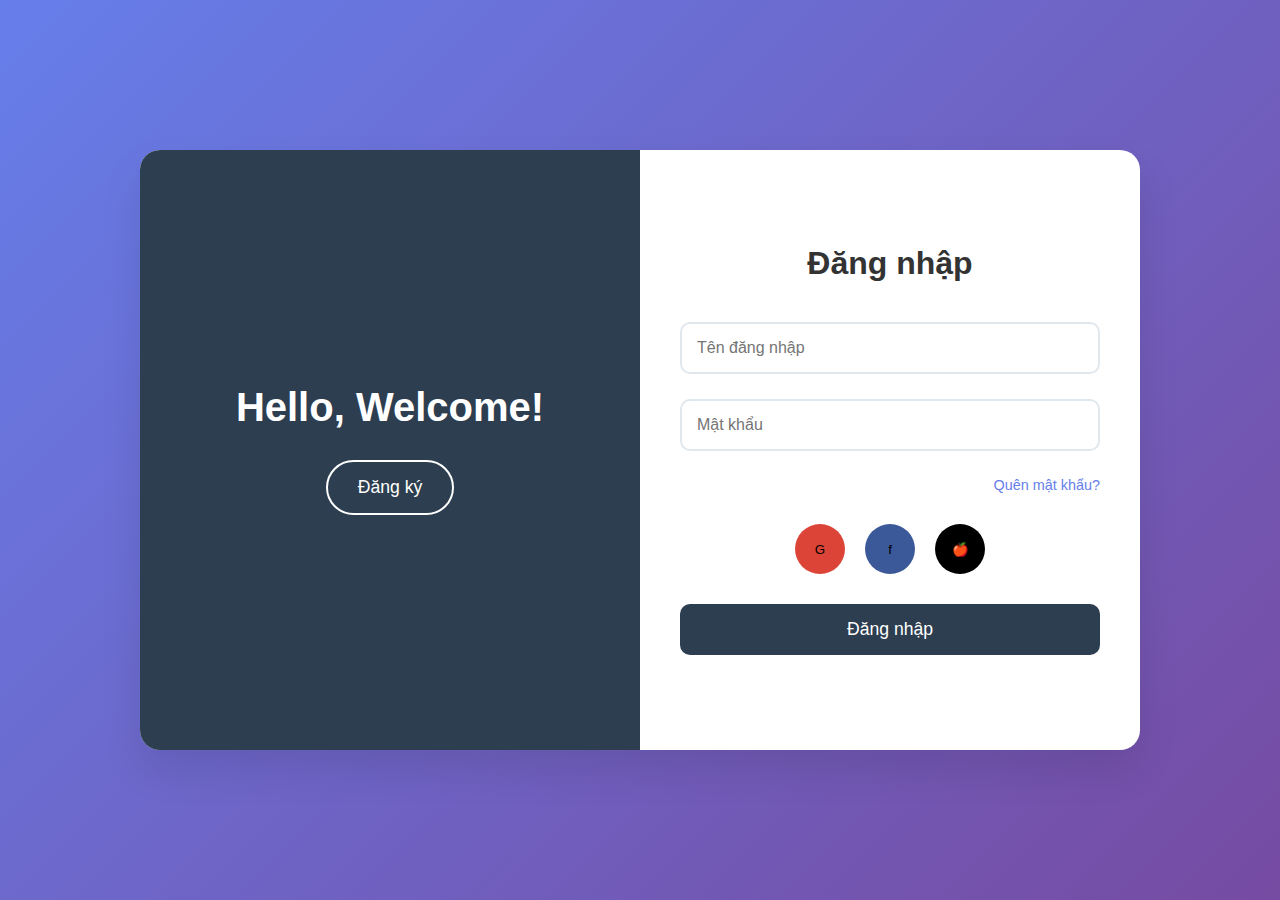
<file: frontend/login.html>
<!DOCTYPE html>
<html lang="vi">
  <head>
    <meta charset="UTF-8" />
    <meta name="viewport" content="width=device-width, initial-scale=1.0" />
    <title>Đăng nhập</title>
    <style>
      * {
        margin: 0;
        padding: 0;
        box-sizing: border-box;
      }

      body {
        font-family: "Segoe UI", Tahoma, Geneva, Verdana, sans-serif;
        background: linear-gradient(135deg, #667eea 0%, #764ba2 100%);
        height: 100vh;
        display: flex;
        align-items: center;
        justify-content: center;
      }

      .container {
        display: flex;
        background: white;
        border-radius: 20px;
        overflow: hidden;
        box-shadow: 0 20px 40px rgba(0, 0, 0, 0.1);
        max-width: 1000px;
        width: 90%;
        min-height: 600px;
      }

      .welcome-section {
        background: #2c3e50;
        color: white;
        flex: 1;
        display: flex;
        flex-direction: column;
        align-items: center;
        justify-content: center;
        padding: 40px;
        text-align: center;
      }

      .welcome-section h1 {
        font-size: 2.5em;
        margin-bottom: 30px;
      }

      .register-btn {
        border: 2px solid white;
        background: transparent;
        color: white;
        padding: 15px 30px;
        border-radius: 50px;
        font-size: 1.1em;
        cursor: pointer;
        transition: all 0.3s ease;
        text-decoration: none;
        display: inline-block;
      }

      .register-btn:hover {
        background: white;
        color: #2c3e50;
        transform: translateY(-2px);
      }

      .form-section {
        flex: 1;
        padding: 60px 40px;
        display: flex;
        flex-direction: column;
        justify-content: center;
      }

      .form-section h2 {
        font-size: 2em;
        margin-bottom: 40px;
        color: #333;
        text-align: center;
      }

      .form-group {
        margin-bottom: 25px;
      }

      .form-group input {
        width: 100%;
        padding: 15px;
        border: 2px solid #e1e8ed;
        border-radius: 10px;
        font-size: 1em;
        transition: border-color 0.3s ease;
      }

      .form-group input:focus {
        outline: none;
        border-color: #667eea;
      }

      .forgot-password {
        text-align: right;
        margin-bottom: 30px;
      }

      .forgot-password a {
        color: #667eea;
        text-decoration: none;
        font-size: 0.9em;
      }

      .social-login {
        display: flex;
        justify-content: center;
        gap: 20px;
        margin-bottom: 30px;
      }

      .social-btn {
        width: 50px;
        height: 50px;
        border-radius: 50%;
        border: none;
        cursor: pointer;
        display: flex;
        align-items: center;
        justify-content: center;
        transition: transform 0.3s ease;
      }

      .social-btn:hover {
        transform: translateY(-2px);
      }

      .google {
        background: #db4437;
      }
      .facebook {
        background: #3b5998;
      }
      .apple {
        background: #000;
      }

      .login-btn {
        width: 100%;
        background: #2c3e50;
        color: white;
        padding: 15px;
        border: none;
        border-radius: 10px;
        font-size: 1.1em;
        cursor: pointer;
        transition: all 0.3s ease;
      }

      .login-btn:hover {
        background: #34495e;
        transform: translateY(-2px);
      }

      .error-message {
        color: #e74c3c;
        text-align: center;
        margin-top: 15px;
        display: none;
      }

      .success-message {
        color: #27ae60;
        text-align: center;
        margin-top: 15px;
        display: none;
      }
    </style>
  </head>
  <body>
    <div class="container">
      <div class="welcome-section">
        <h1>Hello, Welcome!</h1>
        <a href="/register" class="register-btn">Đăng ký</a>
      </div>

      <div class="form-section">
        <h2>Đăng nhập</h2>
        <form id="loginForm">
          <div class="form-group">
            <input
              type="text"
              id="username"
              placeholder="Tên đăng nhập"
              required
            />
          </div>

          <div class="form-group">
            <input
              type="password"
              id="password"
              placeholder="Mật khẩu"
              required
            />
          </div>

          <div class="forgot-password">
            <a href="#">Quên mật khẩu?</a>
          </div>

          <div class="social-login">
            <button type="button" class="social-btn google">G</button>
            <button type="button" class="social-btn facebook">f</button>
            <button type="button" class="social-btn apple">🍎</button>
          </div>

          <button type="submit" class="login-btn">Đăng nhập</button>

          <div id="errorMessage" class="error-message"></div>
          <div id="successMessage" class="success-message"></div>
        </form>
      </div>
    </div>

    <script>
      document
        .getElementById("loginForm")
        .addEventListener("submit", async (e) => {
          e.preventDefault();

          const username = document.getElementById("username").value;
          const password = document.getElementById("password").value;
          const errorDiv = document.getElementById("errorMessage");
          const successDiv = document.getElementById("successMessage");

          // Hide previous messages
          errorDiv.style.display = "none";
          successDiv.style.display = "none";

          try {
            const response = await fetch(
              "http://localhost:3000/api/auth/login",
              {
                method: "POST",
                headers: {
                  "Content-Type": "application/json",
                },
                body: JSON.stringify({ username, password }),
              }
            );

            const data = await response.json();

            if (response.ok) {
              successDiv.textContent = data.message;
              successDiv.style.display = "block";
              sessionStorage.setItem("user", JSON.stringify(data.user));

              setTimeout(() => {
                window.location.href = "/";
              }, 1000);
            } else {
              errorDiv.textContent = data.message;
              errorDiv.style.display = "block";
            }
          } catch (error) {
            errorDiv.textContent = "Có lỗi xảy ra. Vui lòng thử lại.";
            errorDiv.style.display = "block";
          }
        });
    </script>
  </body>
</html>
</file>
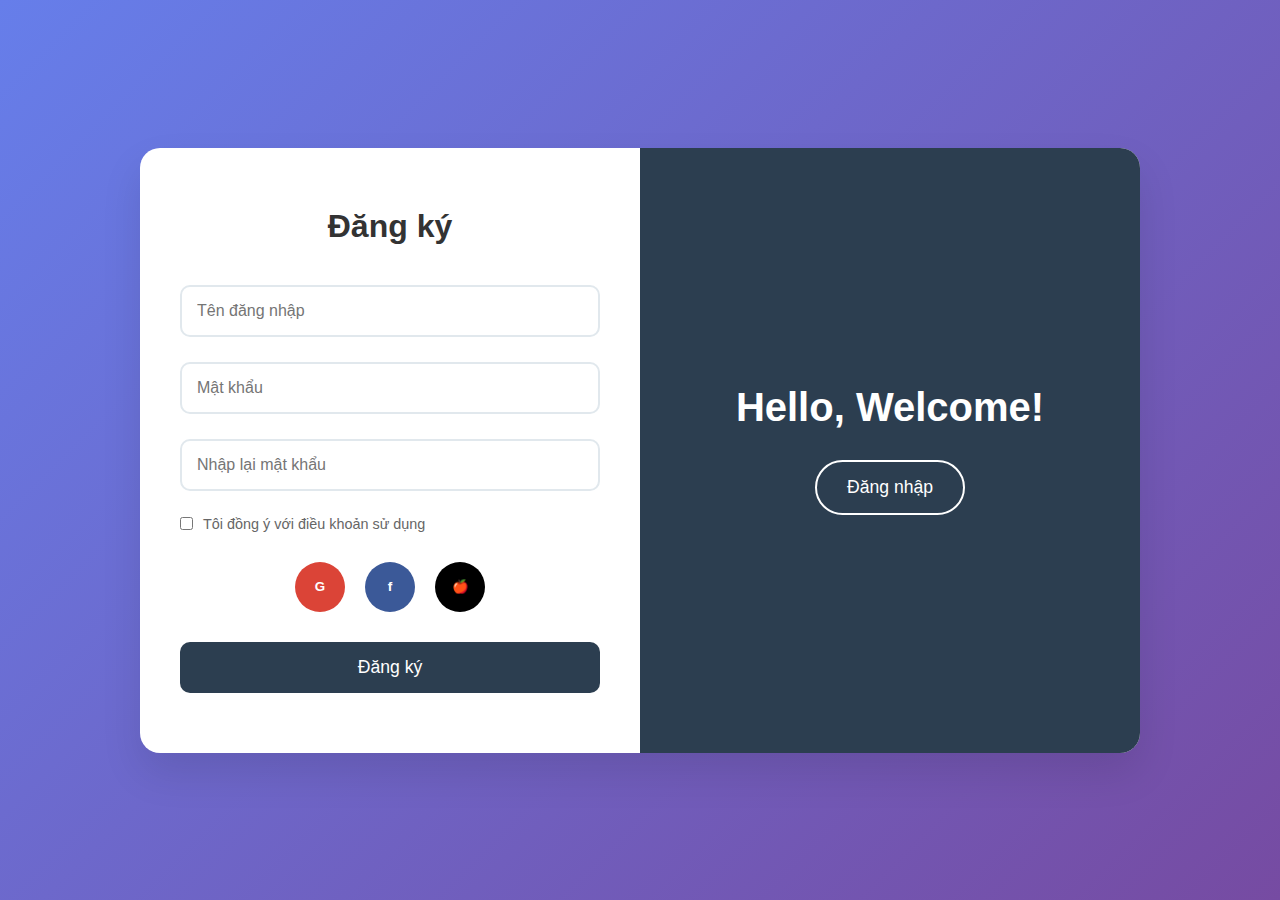
<file: frontend/register.html>
<!DOCTYPE html>
<html lang="vi">
  <head>
    <meta charset="UTF-8" />
    <meta name="viewport" content="width=device-width, initial-scale=1.0" />
    <title>Đăng ký</title>
    <style>
      * {
        margin: 0;
        padding: 0;
        box-sizing: border-box;
      }

      body {
        font-family: "Segoe UI", Tahoma, Geneva, Verdana, sans-serif;
        background: linear-gradient(135deg, #667eea 0%, #764ba2 100%);
        height: 100vh;
        display: flex;
        align-items: center;
        justify-content: center;
      }

      .container {
        display: flex;
        background: white;
        border-radius: 20px;
        overflow: hidden;
        box-shadow: 0 20px 40px rgba(0, 0, 0, 0.1);
        max-width: 1000px;
        width: 90%;
        min-height: 600px;
      }

      .form-section {
        flex: 1;
        padding: 60px 40px;
        display: flex;
        flex-direction: column;
        justify-content: center;
      }

      .form-section h2 {
        font-size: 2em;
        margin-bottom: 40px;
        color: #333;
        text-align: center;
      }

      .form-group {
        margin-bottom: 25px;
      }

      .form-group input {
        width: 100%;
        padding: 15px;
        border: 2px solid #e1e8ed;
        border-radius: 10px;
        font-size: 1em;
        transition: border-color 0.3s ease;
      }

      .form-group input:focus {
        outline: none;
        border-color: #667eea;
      }

      .terms-checkbox {
        display: flex;
        align-items: center;
        margin-bottom: 30px;
        font-size: 0.9em;
        color: #666;
      }

      .terms-checkbox input {
        margin-right: 10px;
        width: auto;
      }

      .social-login {
        display: flex;
        justify-content: center;
        gap: 20px;
        margin-bottom: 30px;
      }

      .social-btn {
        width: 50px;
        height: 50px;
        border-radius: 50%;
        border: none;
        cursor: pointer;
        display: flex;
        align-items: center;
        justify-content: center;
        transition: transform 0.3s ease;
        color: white;
        font-weight: bold;
      }

      .social-btn:hover {
        transform: translateY(-2px);
      }

      .google {
        background: #db4437;
      }
      .facebook {
        background: #3b5998;
      }
      .apple {
        background: #000;
      }

      .register-btn {
        width: 100%;
        background: #2c3e50;
        color: white;
        padding: 15px;
        border: none;
        border-radius: 10px;
        font-size: 1.1em;
        cursor: pointer;
        transition: all 0.3s ease;
      }

      .register-btn:hover {
        background: #34495e;
        transform: translateY(-2px);
      }

      .welcome-section {
        background: #2c3e50;
        color: white;
        flex: 1;
        display: flex;
        flex-direction: column;
        align-items: center;
        justify-content: center;
        padding: 40px;
        text-align: center;
      }

      .welcome-section h1 {
        font-size: 2.5em;
        margin-bottom: 30px;
      }

      .login-btn {
        border: 2px solid white;
        background: transparent;
        color: white;
        padding: 15px 30px;
        border-radius: 50px;
        font-size: 1.1em;
        cursor: pointer;
        transition: all 0.3s ease;
        text-decoration: none;
        display: inline-block;
      }

      .login-btn:hover {
        background: white;
        color: #2c3e50;
        transform: translateY(-2px);
      }

      .error-message {
        color: #e74c3c;
        text-align: center;
        margin-top: 15px;
        display: none;
      }

      .success-message {
        color: #27ae60;
        text-align: center;
        margin-top: 15px;
        display: none;
      }

      .password-strength {
        margin-top: 5px;
        font-size: 0.8em;
      }

      .strength-weak {
        color: #e74c3c;
      }
      .strength-medium {
        color: #f39c12;
      }
      .strength-strong {
        color: #27ae60;
      }
    </style>
  </head>
  <body>
    <div class="container">
      <div class="form-section">
        <h2>Đăng ký</h2>
        <form id="registerForm">
          <div class="form-group">
            <input
              type="text"
              id="username"
              placeholder="Tên đăng nhập"
              required
              minlength="3"
            />
          </div>

          <div class="form-group">
            <input
              type="password"
              id="password"
              placeholder="Mật khẩu"
              required
              minlength="6"
            />
            <div id="passwordStrength" class="password-strength"></div>
          </div>

          <div class="form-group">
            <input
              type="password"
              id="confirmPassword"
              placeholder="Nhập lại mật khẩu"
              required
            />
          </div>

          <div class="terms-checkbox">
            <input type="checkbox" id="agreeTerms" required />
            <label for="agreeTerms">Tôi đồng ý với điều khoản sử dụng</label>
          </div>

          <div class="social-login">
            <button type="button" class="social-btn google">G</button>
            <button type="button" class="social-btn facebook">f</button>
            <button type="button" class="social-btn apple">🍎</button>
          </div>

          <button type="submit" class="register-btn">Đăng ký</button>

          <div id="errorMessage" class="error-message"></div>
          <div id="successMessage" class="success-message"></div>
        </form>
      </div>

      <div class="welcome-section">
        <h1>Hello, Welcome!</h1>
        <a href="/" class="login-btn">Đăng nhập</a>
      </div>
    </div>

    <script>
      // check do dai password
      document
        .getElementById("password")
        .addEventListener("input", function () {
          const password = this.value;
          const strengthDiv = document.getElementById("passwordStrength");

          if (password.length === 0) {
            strengthDiv.textContent = "";
            return;
          }

          let strength = 0;
          if (password.length >= 6) strength++;
          if (password.match(/[a-z]/)) strength++;
          if (password.match(/[A-Z]/)) strength++;
          if (password.match(/[0-9]/)) strength++;
          if (password.match(/[^a-zA-Z0-9]/)) strength++;

          if (strength < 3) {
            strengthDiv.textContent = "Mật khẩu yếu";
            strengthDiv.className = "password-strength strength-weak";
          } else if (strength < 4) {
            strengthDiv.textContent = "Mật khẩu trung bình";
            strengthDiv.className = "password-strength strength-medium";
          } else {
            strengthDiv.textContent = "Mật khẩu mạnh";
            strengthDiv.className = "password-strength strength-strong";
          }
        });

      // Form
      document
        .getElementById("registerForm")
        .addEventListener("submit", async (e) => {
          e.preventDefault();

          const username = document.getElementById("username").value;
          const password = document.getElementById("password").value;
          const confirmPassword =
            document.getElementById("confirmPassword").value;
          const errorDiv = document.getElementById("errorMessage");
          const successDiv = document.getElementById("successMessage");

          errorDiv.style.display = "none";
          successDiv.style.display = "none";

          // kiem tra khop mat khau
          if (password !== confirmPassword) {
            errorDiv.textContent = "Mật khẩu xác nhận không khớp";
            errorDiv.style.display = "block";
            return;
          }

          // do dai ten dang nhap
          if (username.length < 3) {
            errorDiv.textContent = "Tên đăng nhập phải có ít nhất 3 ký tự";
            errorDiv.style.display = "block";
            return;
          }

          // do dai mat khau
          if (password.length < 6) {
            errorDiv.textContent = "Mật khẩu phải có ít nhất 6 ký tự";
            errorDiv.style.display = "block";
            return;
          }

          try {
            const response = await fetch("http://localhost:3000/api/register", {
              method: "POST",
              headers: {
                "Content-Type": "application/json",
              },
              body: JSON.stringify({ username, password }),
            });

            const data = await response.json();

            if (response.ok) {
              successDiv.textContent =
                data.message + ". Chuyển đến trang đăng nhập...";
              successDiv.style.display = "block";

              // Reset form
              document.getElementById("registerForm").reset();
              document.getElementById("passwordStrength").textContent = "";

              // chuyen san login sau 2 giay
              setTimeout(() => {
                window.location.href = "/login";
              }, 2000);
            } else {
              errorDiv.textContent = data.message;
              errorDiv.style.display = "block";
            }
          } catch (error) {
            errorDiv.textContent = "Có lỗi xảy ra. Vui lòng thử lại.";
            errorDiv.style.display = "block";
          }
        });
    </script>
  </body>
</html>
</file>
